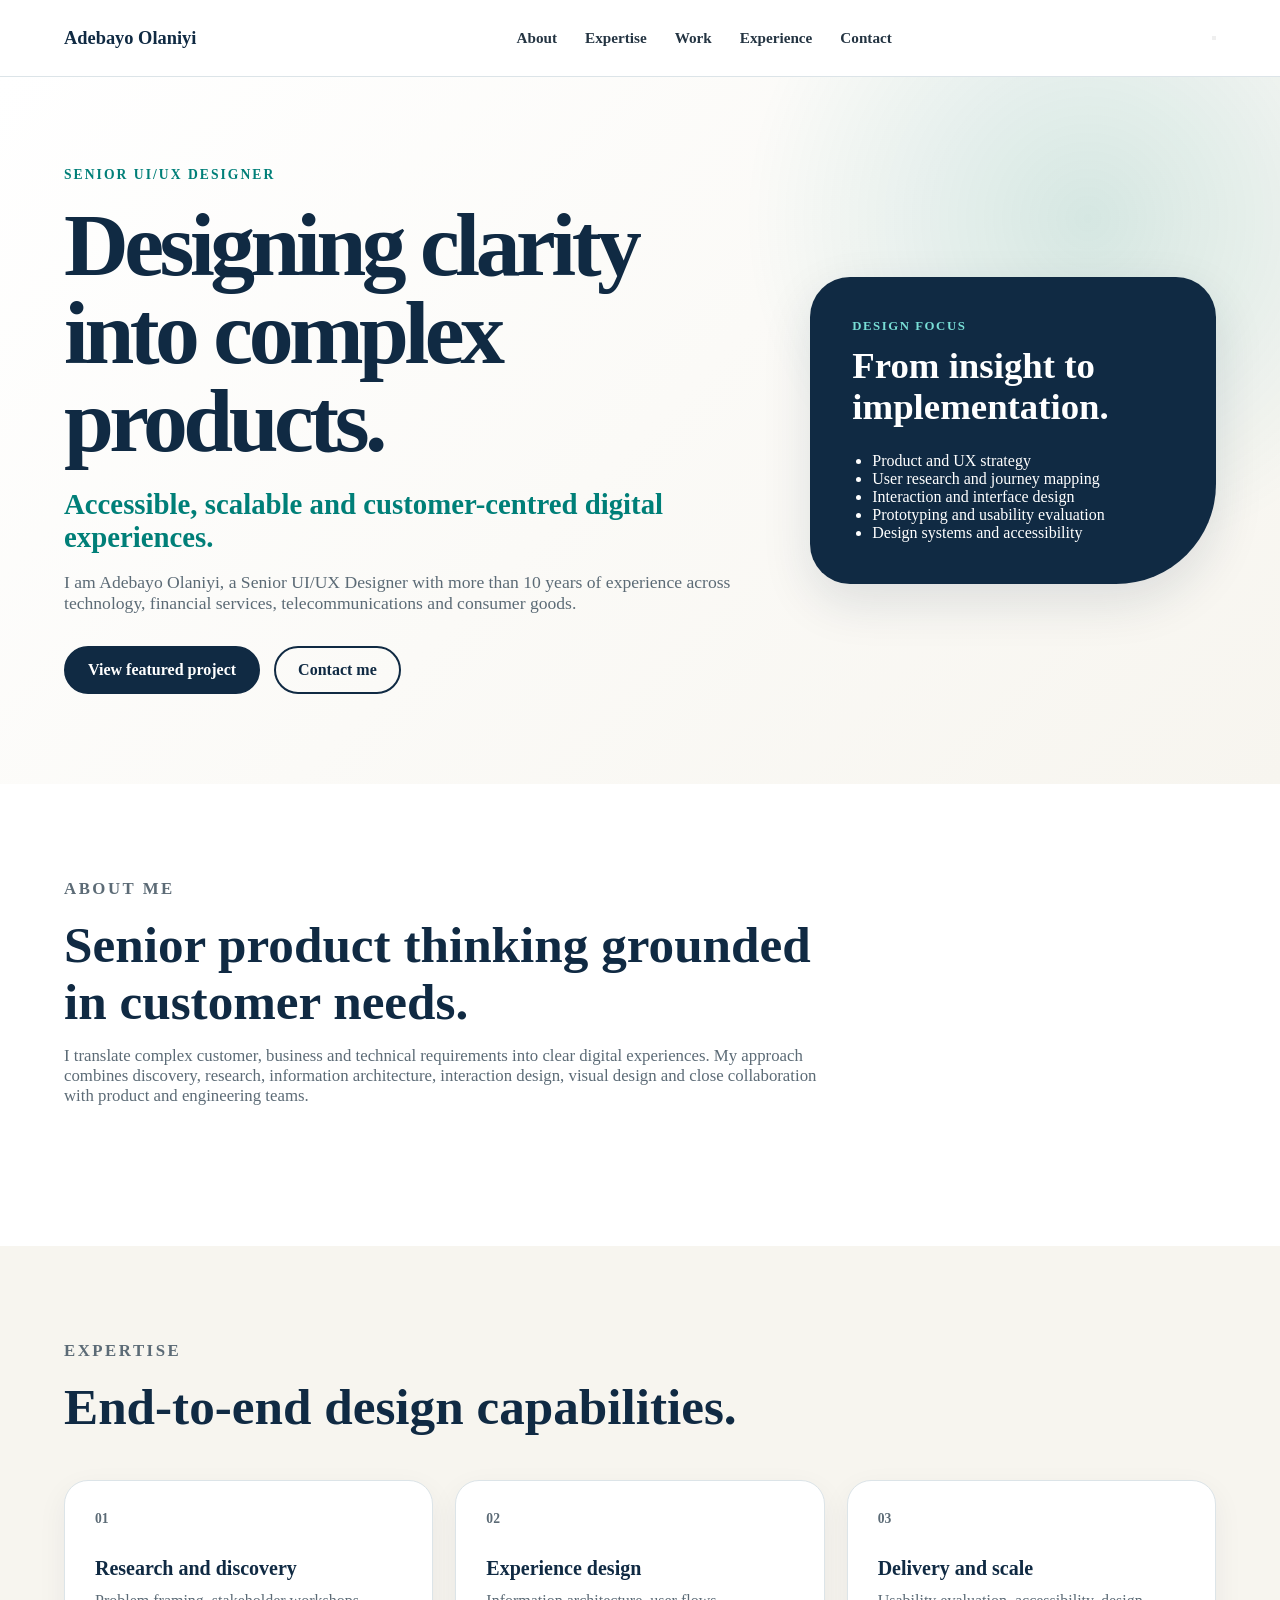
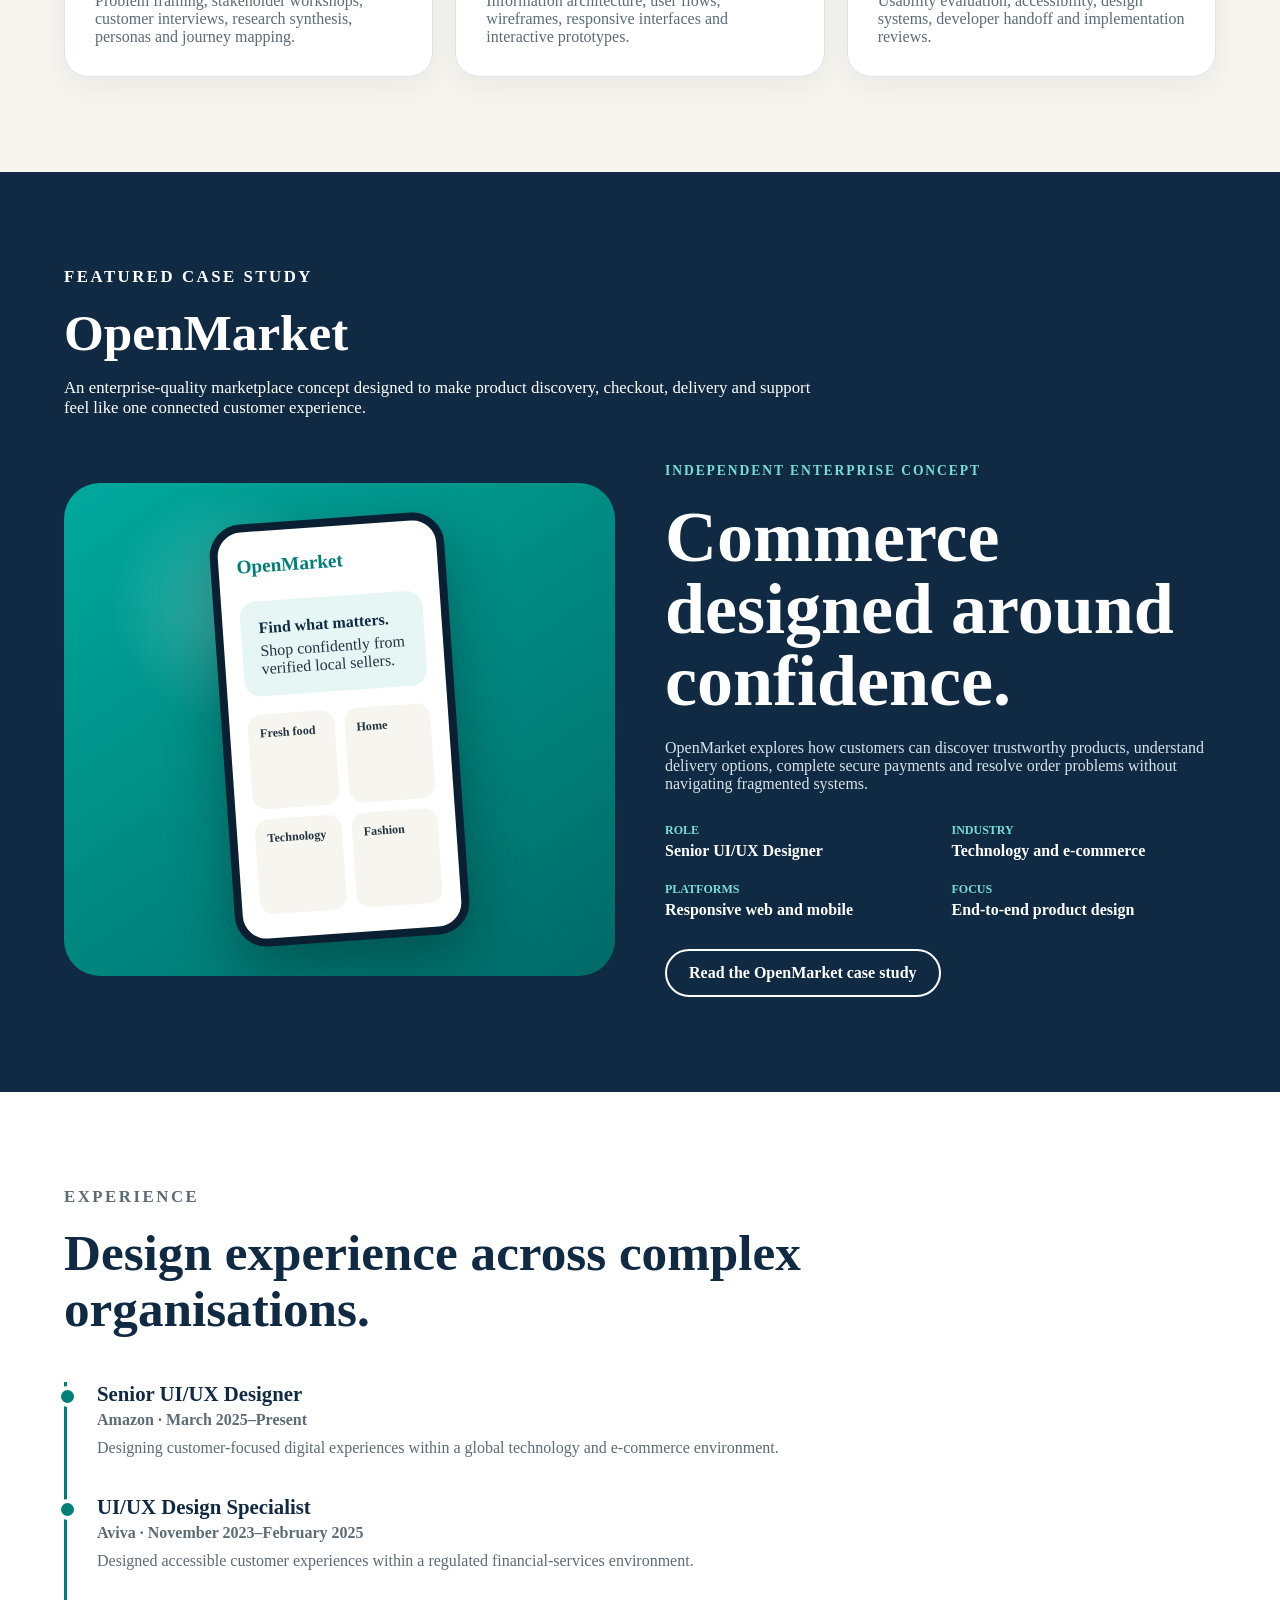
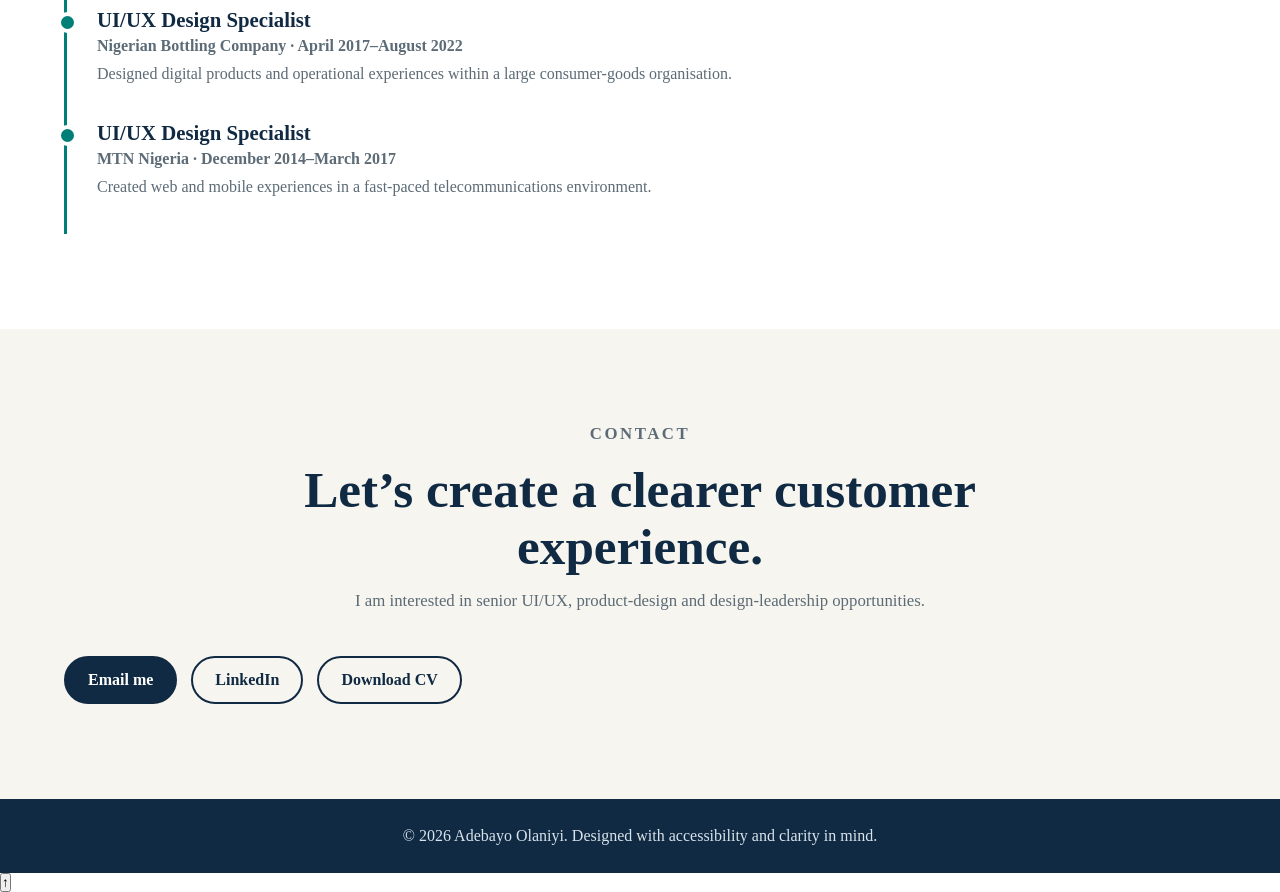
<file: index.html>
<!DOCTYPE html>
<html lang="en">
<head>
  <meta charset="UTF-8">
  <meta name="viewport" content="width=device-width, initial-scale=1.0">

  <meta
    name="description"
    content="Portfolio of Adebayo Olaniyi, a Senior UI/UX Designer specialising in accessible and customer-centred digital products."
  >

  <title>Adebayo Olaniyi | Senior UI/UX Designer</title>

  <style>
    :root {
      --navy: #102a43;
      --teal: #007f78;
      --orange: #f28c28;
      --cream: #f7f5ef;
      --white: #ffffff;
      --text: #243442;
      --muted: #5c6b76;
      --border: #dce4e8;
      --shadow: 0 18px 50px rgba(16, 42, 67, 0.12);
      --radius: 24px;
      --max-width: 1180px;
    }

    * {
      box-sizing: border-box;
      margin: 0;
      padding: 0;
    }

    html {
      scroll-behavior: smooth;
    }

    <body class="portfolio-page">
      background: var(--white);
      color: var(--text);
      font-family: Arial, Helvetica, sans-serif;
      line-height: 1.65;
    }

    a {
      color: inherit;
    }

    .skip-link {
      position: absolute;
      left: -9999px;
      top: 10px;
      background: var(--navy);
      color: var(--white);
      padding: 12px 18px;
      z-index: 1000;
    }

    .skip-link:focus {
      left: 10px;
    }

    .container {
      width: min(90%, var(--max-width));
      margin: 0 auto;
    }

    header {
      position: sticky;
      top: 0;
      z-index: 100;
      background: rgba(255, 255, 255, 0.96);
      border-bottom: 1px solid var(--border);
      backdrop-filter: blur(12px);
    }

    nav {
      min-height: 76px;
      display: flex;
      align-items: center;
      justify-content: space-between;
      gap: 30px;
    }

    .logo {
      color: var(--navy);
      font-size: 1.15rem;
      font-weight: 800;
      text-decoration: none;
    }

    .nav-links {
      display: flex;
      align-items: center;
      gap: 28px;
      list-style: none;
    }

    .nav-links a {
      color: var(--text);
      font-size: 0.95rem;
      font-weight: 700;
      text-decoration: none;
    }

    .nav-links a:hover,
    .nav-links a:focus {
      color: var(--teal);
    }

    .hero {
      min-height: 78vh;
      display: flex;
      align-items: center;
      background:
        radial-gradient(circle at 85% 20%, rgba(0, 127, 120, 0.15), transparent 28%),
        linear-gradient(135deg, #ffffff 0%, var(--cream) 100%);
      padding: 90px 0;
    }

    .hero-grid {
      display: grid;
      grid-template-columns: 1.25fr 0.75fr;
      align-items: center;
      gap: 70px;
    }

    .eyebrow {
      color: var(--teal);
      font-size: 0.85rem;
      font-weight: 800;
      letter-spacing: 0.15em;
      text-transform: uppercase;
      margin-bottom: 18px;
    }

    h1 {
      color: var(--navy);
      font-size: clamp(2.8rem, 7vw, 5.7rem);
      line-height: 0.98;
      letter-spacing: -0.05em;
      max-width: 850px;
    }

    .hero h2 {
      color: var(--teal);
      font-size: clamp(1.2rem, 3vw, 1.8rem);
      margin: 24px 0 18px;
    }

    .hero-copy {
      color: var(--muted);
      font-size: 1.1rem;
      max-width: 680px;
    }

    .actions {
      display: flex;
      flex-wrap: wrap;
      gap: 14px;
      margin-top: 32px;
    }

    .button {
      display: inline-block;
      border: 2px solid var(--navy);
      border-radius: 999px;
      padding: 13px 22px;
      font-weight: 800;
      text-decoration: none;
      transition: 0.2s ease;
    }

    .button-primary {
      background: var(--navy);
      color: var(--white);
    }

    .button-secondary {
      background: transparent;
      color: var(--navy);
    }

    .button:hover,
    .button:focus {
      background: var(--teal);
      border-color: var(--teal);
      color: var(--white);
      transform: translateY(-2px);
    }

    .hero-card {
      background: var(--navy);
      color: var(--white);
      border-radius: 40px 40px 100px 40px;
      padding: 42px;
      box-shadow: var(--shadow);
    }

    .hero-card span {
      color: #78ded6;
      display: block;
      font-size: 0.8rem;
      font-weight: 800;
      letter-spacing: 0.12em;
      text-transform: uppercase;
      margin-bottom: 12px;
    }

    .hero-card strong {
      display: block;
      font-size: 2.3rem;
      line-height: 1.1;
      margin-bottom: 25px;
    }

    .hero-card ul {
      padding-left: 20px;
    }

    section {
      padding: 95px 0;
    }

    .section-heading {
      max-width: 760px;
      margin-bottom: 45px;
    }

    .section-heading h2 {
      color: var(--navy);
      font-size: clamp(2rem, 5vw, 3.2rem);
      line-height: 1.1;
      margin-bottom: 16px;
    }

    .section-heading p {
      color: var(--muted);
      font-size: 1.05rem;
    }

    .expertise {
      background: var(--cream);
    }

    .card-grid {
      display: grid;
      grid-template-columns: repeat(3, 1fr);
      gap: 22px;
    }

    .card {
      background: var(--white);
      border: 1px solid var(--border);
      border-radius: var(--radius);
      padding: 30px;
      box-shadow: 0 10px 30px rgba(16, 42, 67, 0.06);
    }

    .card-number {
      color: var(--orange);
      font-size: 0.85rem;
      font-weight: 800;
      margin-bottom: 30px;
    }

    .card h3 {
      color: var(--navy);
      font-size: 1.25rem;
      margin-bottom: 12px;
    }

    .card p {
      color: var(--muted);
    }

    .project {
      background: var(--navy);
      color: var(--white);
    }

    .project .section-heading h2,
    .project .section-heading p {
      color: var(--white);
    }

    .project-shell {
      display: grid;
      grid-template-columns: 1fr 1fr;
      gap: 50px;
      align-items: center;
    }

    .project-visual {
      min-height: 480px;
      display: grid;
      place-items: center;
      position: relative;
      overflow: hidden;
      background:
        radial-gradient(circle at 30% 25%, rgba(255,255,255,.22), transparent 22%),
        linear-gradient(145deg, #00a99d, #006a67);
      border-radius: 36px;
      padding: 35px;
    }

    .phone {
      width: 235px;
      min-height: 420px;
      background: var(--white);
      color: var(--text);
      border: 8px solid #0b1f33;
      border-radius: 32px;
      padding: 24px 18px;
      box-shadow: 0 24px 60px rgba(0, 0, 0, 0.3);
      transform: rotate(-4deg);
    }

    .phone-brand {
      color: var(--teal);
      font-size: 1.2rem;
      font-weight: 900;
      margin-bottom: 24px;
    }

    .phone-banner {
      background: #e6f6f4;
      border-radius: 16px;
      padding: 18px;
      margin-bottom: 18px;
    }

    .phone-banner strong {
      color: var(--navy);
      display: block;
      margin-bottom: 5px;
    }

    .phone-products {
      display: grid;
      grid-template-columns: 1fr 1fr;
      gap: 10px;
    }

    .product {
      min-height: 95px;
      background: var(--cream);
      border-radius: 14px;
      padding: 12px;
      font-size: 0.76rem;
      font-weight: 700;
    }

    .project-content .label {
      color: #78ded6;
      font-size: 0.85rem;
      font-weight: 800;
      letter-spacing: 0.14em;
      text-transform: uppercase;
    }

    .project-content h3 {
      font-size: clamp(2.5rem, 6vw, 4.5rem);
      line-height: 1;
      margin: 14px 0 22px;
    }

    .project-content p {
      color: #d8e3eb;
      margin-bottom: 22px;
    }

    .project-details {
      display: grid;
      grid-template-columns: 1fr 1fr;
      gap: 22px;
      margin: 30px 0;
    }

    .project-details span {
      color: #78ded6;
      display: block;
      font-size: 0.75rem;
      font-weight: 800;
      text-transform: uppercase;
    }

    .project-details strong {
      display: block;
      margin-top: 4px;
    }

    .project .button {
      border-color: var(--white);
      color: var(--white);
    }

    .timeline {
      max-width: 880px;
    }

    .job {
      border-left: 3px solid var(--teal);
      padding: 0 0 38px 30px;
      position: relative;
    }

    .job::before {
      content: "";
      width: 13px;
      height: 13px;
      background: var(--teal);
      border: 4px solid var(--white);
      border-radius: 50%;
      position: absolute;
      left: -10px;
      top: 4px;
    }

    .job h3 {
      color: var(--navy);
      font-size: 1.3rem;
    }

    .job-meta {
      color: var(--teal);
      font-weight: 800;
      margin: 5px 0 10px;
    }

    .job p {
      color: var(--muted);
    }

    .contact {
      background: var(--cream);
      text-align: center;
    }

    .contact .section-heading {
      margin-left: auto;
      margin-right: auto;
    }

    footer {
      background: var(--navy);
      color: #d8e3eb;
      padding: 28px 0;
      text-align: center;
    }

    :focus-visible {
      outline: 3px solid var(--orange);
      outline-offset: 4px;
    }

    @media (max-width: 820px) {
      .nav-links {
        display: none;
      }

      .hero-grid,
      .project-shell,
      .card-grid {
        grid-template-columns: 1fr;
      }

      .hero {
        min-height: auto;
        padding: 70px 0;
      }

      .hero-card {
        border-radius: 30px;
      }

      .project-visual {
        min-height: 400px;
      }

      section {
        padding: 70px 0;
      }
    }

    @media (max-width: 520px) {
      h1 {
        font-size: 3rem;
      }

      .project-details {
        grid-template-columns: 1fr;
      }

      .button {
        width: 100%;
        text-align: center;
      }
    }
  </style>
</head>

<body>
  <a class="skip-link" href="#main-content">Skip to main content</a>

  <header>
    <nav class="container" aria-label="Main navigation">
      <a class="logo" href="#home">Adebayo Olaniyi</a>

      <ul class="nav-links">
        <li><a href="#about">About</a></li>
        <li><a href="#expertise">Expertise</a></li>
        <li><a href="#work">Work</a></li>
        <li><a href="#experience">Experience</a></li>
        <li><a href="#contact">Contact</a></li>
      </ul>
    </nav>
  </header>

  <main id="main-content">
    <section class="hero" id="home">
      <div class="container hero-grid">
        <div>
          <p class="eyebrow">Senior UI/UX Designer</p>

          <h1>Designing clarity into complex products.</h1>

          <h2>Accessible, scalable and customer-centred digital experiences.</h2>

          <p class="hero-copy">
            I am Adebayo Olaniyi, a Senior UI/UX Designer with more than
            10 years of experience across technology, financial services,
            telecommunications and consumer goods.
          </p>

          <div class="actions">
            <a class="button button-primary" href="#work">
              View featured project
            </a>

            <a class="button button-secondary" href="#contact">
              Contact me
            </a>
          </div>
        </div>

        <aside class="hero-card" aria-label="Design specialisms">
          <span>Design focus</span>
          <strong>From insight to implementation.</strong>

          <ul>
            <li>Product and UX strategy</li>
            <li>User research and journey mapping</li>
            <li>Interaction and interface design</li>
            <li>Prototyping and usability evaluation</li>
            <li>Design systems and accessibility</li>
          </ul>
        </aside>
      </div>
    </section>

    <section id="about">
      <div class="container">
        <div class="section-heading">
          <p class="eyebrow">About me</p>
          <h2>Senior product thinking grounded in customer needs.</h2>

          <p>
            I translate complex customer, business and technical requirements
            into clear digital experiences. My approach combines discovery,
            research, information architecture, interaction design, visual
            design and close collaboration with product and engineering teams.
          </p>
        </div>
      </div>
    </section>

    <section class="expertise" id="expertise">
      <div class="container">
        <div class="section-heading">
          <p class="eyebrow">Expertise</p>
          <h2>End-to-end design capabilities.</h2>
        </div>

        <div class="card-grid">
          <article class="card">
            <p class="card-number">01</p>
            <h3>Research and discovery</h3>
            <p>
              Problem framing, stakeholder workshops, customer interviews,
              research synthesis, personas and journey mapping.
            </p>
          </article>

          <article class="card">
            <p class="card-number">02</p>
            <h3>Experience design</h3>
            <p>
              Information architecture, user flows, wireframes, responsive
              interfaces and interactive prototypes.
            </p>
          </article>

          <article class="card">
            <p class="card-number">03</p>
            <h3>Delivery and scale</h3>
            <p>
              Usability evaluation, accessibility, design systems, developer
              handoff and implementation reviews.
            </p>
          </article>
        </div>
      </div>
    </section>

    <section class="project" id="work">
      <div class="container">
        <div class="section-heading">
          <p class="eyebrow">Featured case study</p>
          <h2>OpenMarket</h2>
          <p>
            An enterprise-quality marketplace concept designed to make product
            discovery, checkout, delivery and support feel like one connected
            customer experience.
          </p>
        </div>

        <div class="project-shell">
          <div class="project-visual" aria-label="OpenMarket interface preview">
            <div class="phone">
              <div class="phone-brand">OpenMarket</div>

              <div class="phone-banner">
                <strong>Find what matters.</strong>
                Shop confidently from verified local sellers.
              </div>

              <div class="phone-products">
                <div class="product">Fresh food</div>
                <div class="product">Home</div>
                <div class="product">Technology</div>
                <div class="product">Fashion</div>
              </div>
            </div>
          </div>

          <div class="project-content">
            <p class="label">Independent enterprise concept</p>
            <h3>Commerce designed around confidence.</h3>

            <p>
              OpenMarket explores how customers can discover trustworthy
              products, understand delivery options, complete secure payments
              and resolve order problems without navigating fragmented systems.
            </p>

            <div class="project-details">
              <div>
                <span>Role</span>
                <strong>Senior UI/UX Designer</strong>
              </div>

              <div>
                <span>Industry</span>
                <strong>Technology and e-commerce</strong>
              </div>

              <div>
                <span>Platforms</span>
                <strong>Responsive web and mobile</strong>
              </div>

              <div>
                <span>Focus</span>
                <strong>End-to-end product design</strong>
              </div>
            </div>

            <a class="button" href="openmarket.html">
              Read the OpenMarket case study
            </a>
          </div>
        </div>
      </div>
    </section>

    <section id="experience">
      <div class="container">
        <div class="section-heading">
          <p class="eyebrow">Experience</p>
          <h2>Design experience across complex organisations.</h2>
        </div>

        <div class="timeline">
          <article class="job">
            <h3>Senior UI/UX Designer</h3>
            <p class="job-meta">Amazon · March 2025–Present</p>
            <p>
              Designing customer-focused digital experiences within a global
              technology and e-commerce environment.
            </p>
          </article>

          <article class="job">
            <h3>UI/UX Design Specialist</h3>
            <p class="job-meta">Aviva · November 2023–February 2025</p>
            <p>
              Designed accessible customer experiences within a regulated
              financial-services environment.
            </p>
          </article>

          <article class="job">
            <h3>UI/UX Design Specialist</h3>
            <p class="job-meta">
              Nigerian Bottling Company · April 2017–August 2022
            </p>
            <p>
              Designed digital products and operational experiences within a
              large consumer-goods organisation.
            </p>
          </article>

          <article class="job">
            <h3>UI/UX Design Specialist</h3>
            <p class="job-meta">MTN Nigeria · December 2014–March 2017</p>
            <p>
              Created web and mobile experiences in a fast-paced
              telecommunications environment.
            </p>
          </article>
        </div>
      </div>
    </section>

    <section class="contact" id="contact">
      <div class="container">
        <div class="section-heading">
          <p class="eyebrow">Contact</p>
          <h2>Let’s create a clearer customer experience.</h2>

          <p>
            I am interested in senior UI/UX, product-design and design-leadership
            opportunities.
          </p>
        </div>

        <div class="actions" 
          style
          <link rel="stylesheet" href="style.css">
          <a class="button button-primary" href="mailto:folawilliamson11@gmail.com">
            Email me
          </a>

          <a
            class="button button-secondary"
            href="https://www.linkedin.com/in/adebayo-olaniyi-2b4b16436"
            target="_blank"
            rel="noopener"
          >
            LinkedIn
          </a>

          <a
            class="button button-secondary"
            href="adebayo-olaniyi-cv.pdf"
            target="_blank"
            rel="noopener"
          >
            Download CV
          </a>
        </div>
      </div>
    </section>
  </main>

  <footer>
    <div class="container">
      <p>
        © 2026 Adebayo Olaniyi. Designed with accessibility and clarity in mind.
      </p>
    </div>
  </footer>
  <script src="script.js"></script>
</body>
</html>
</file>
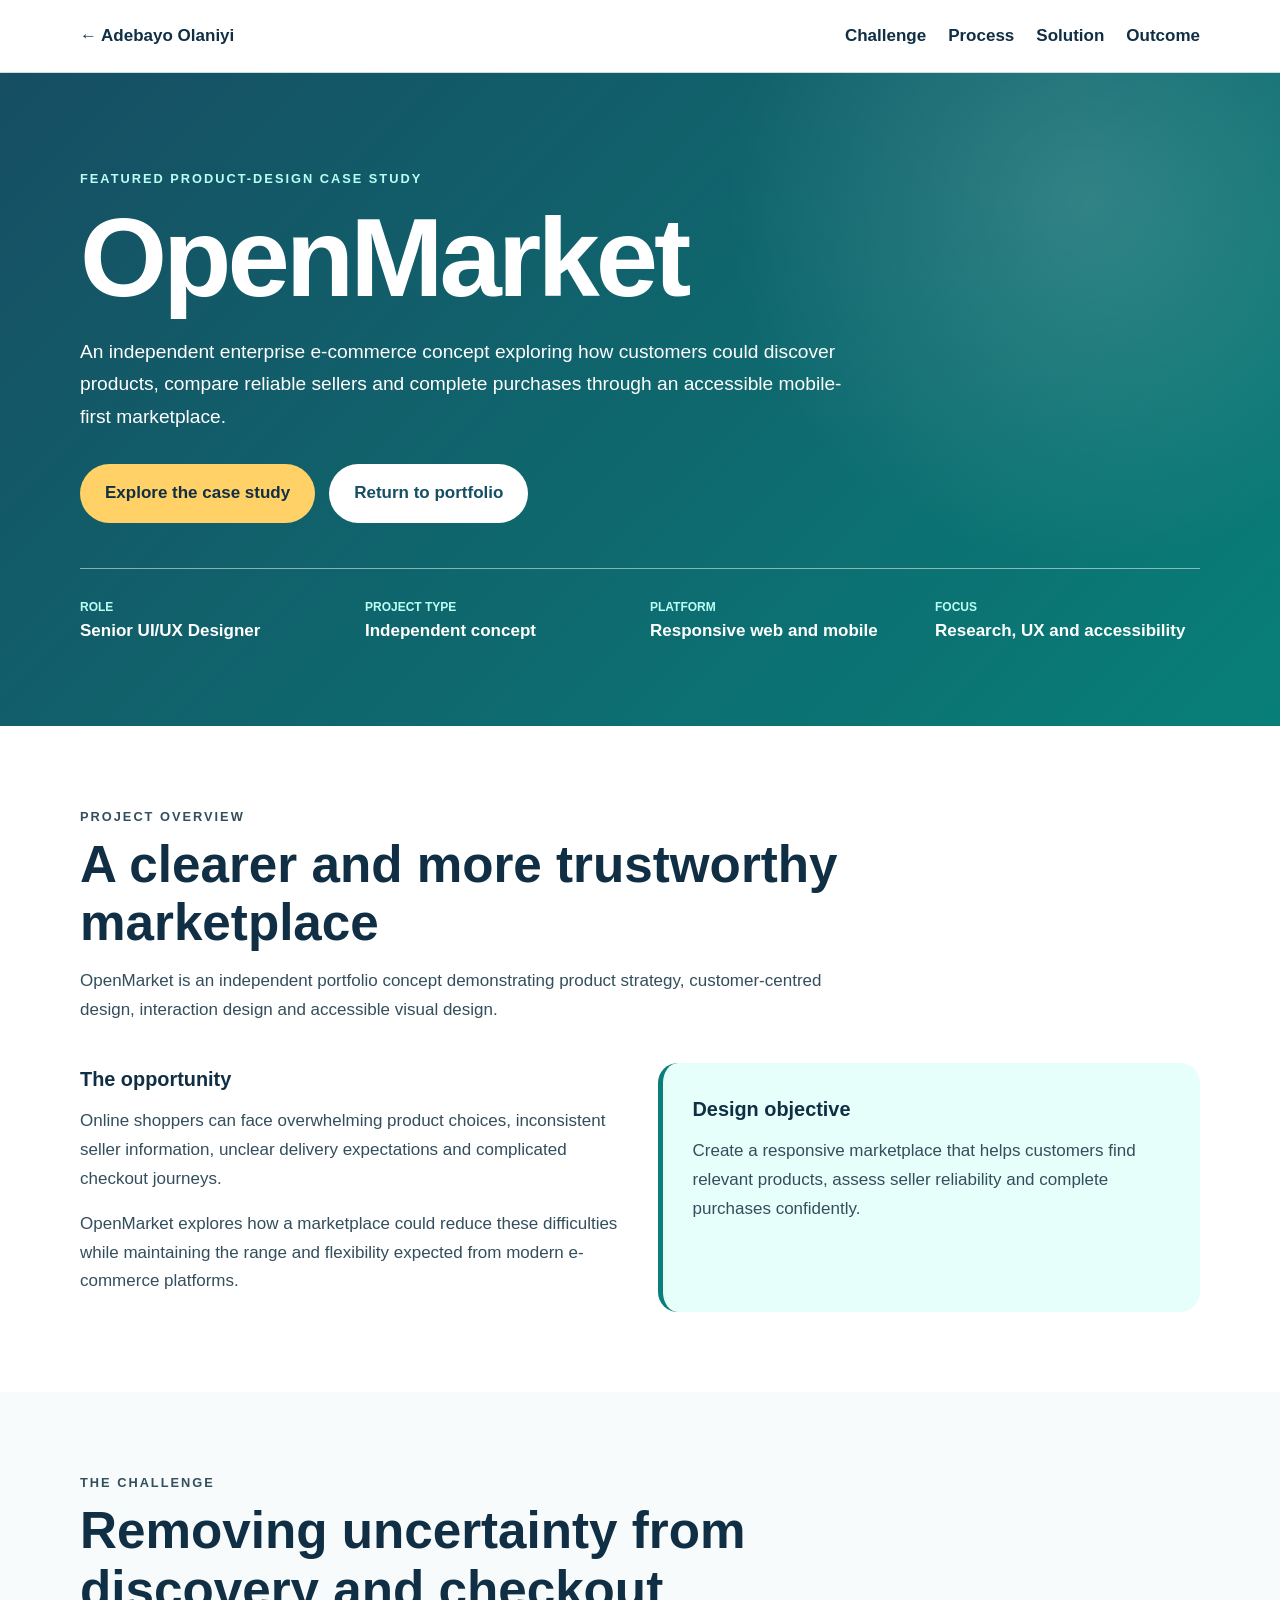
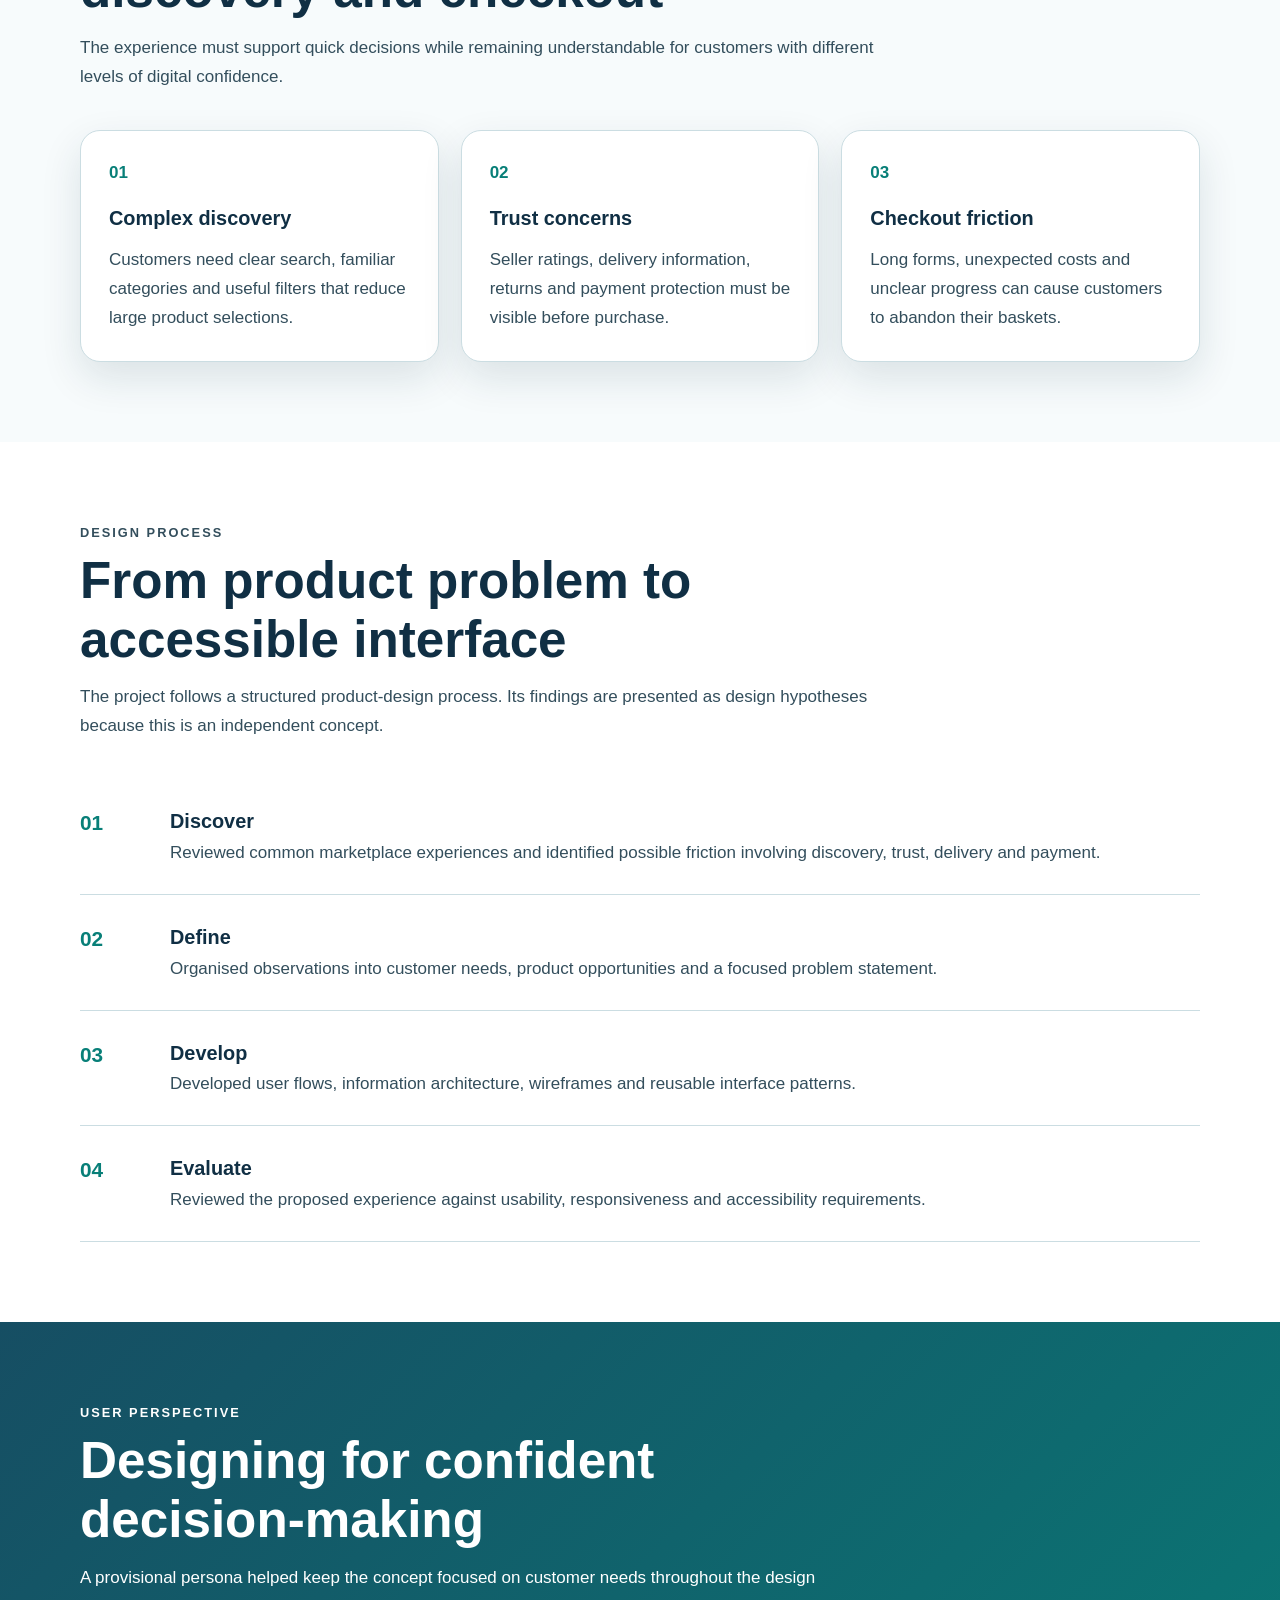
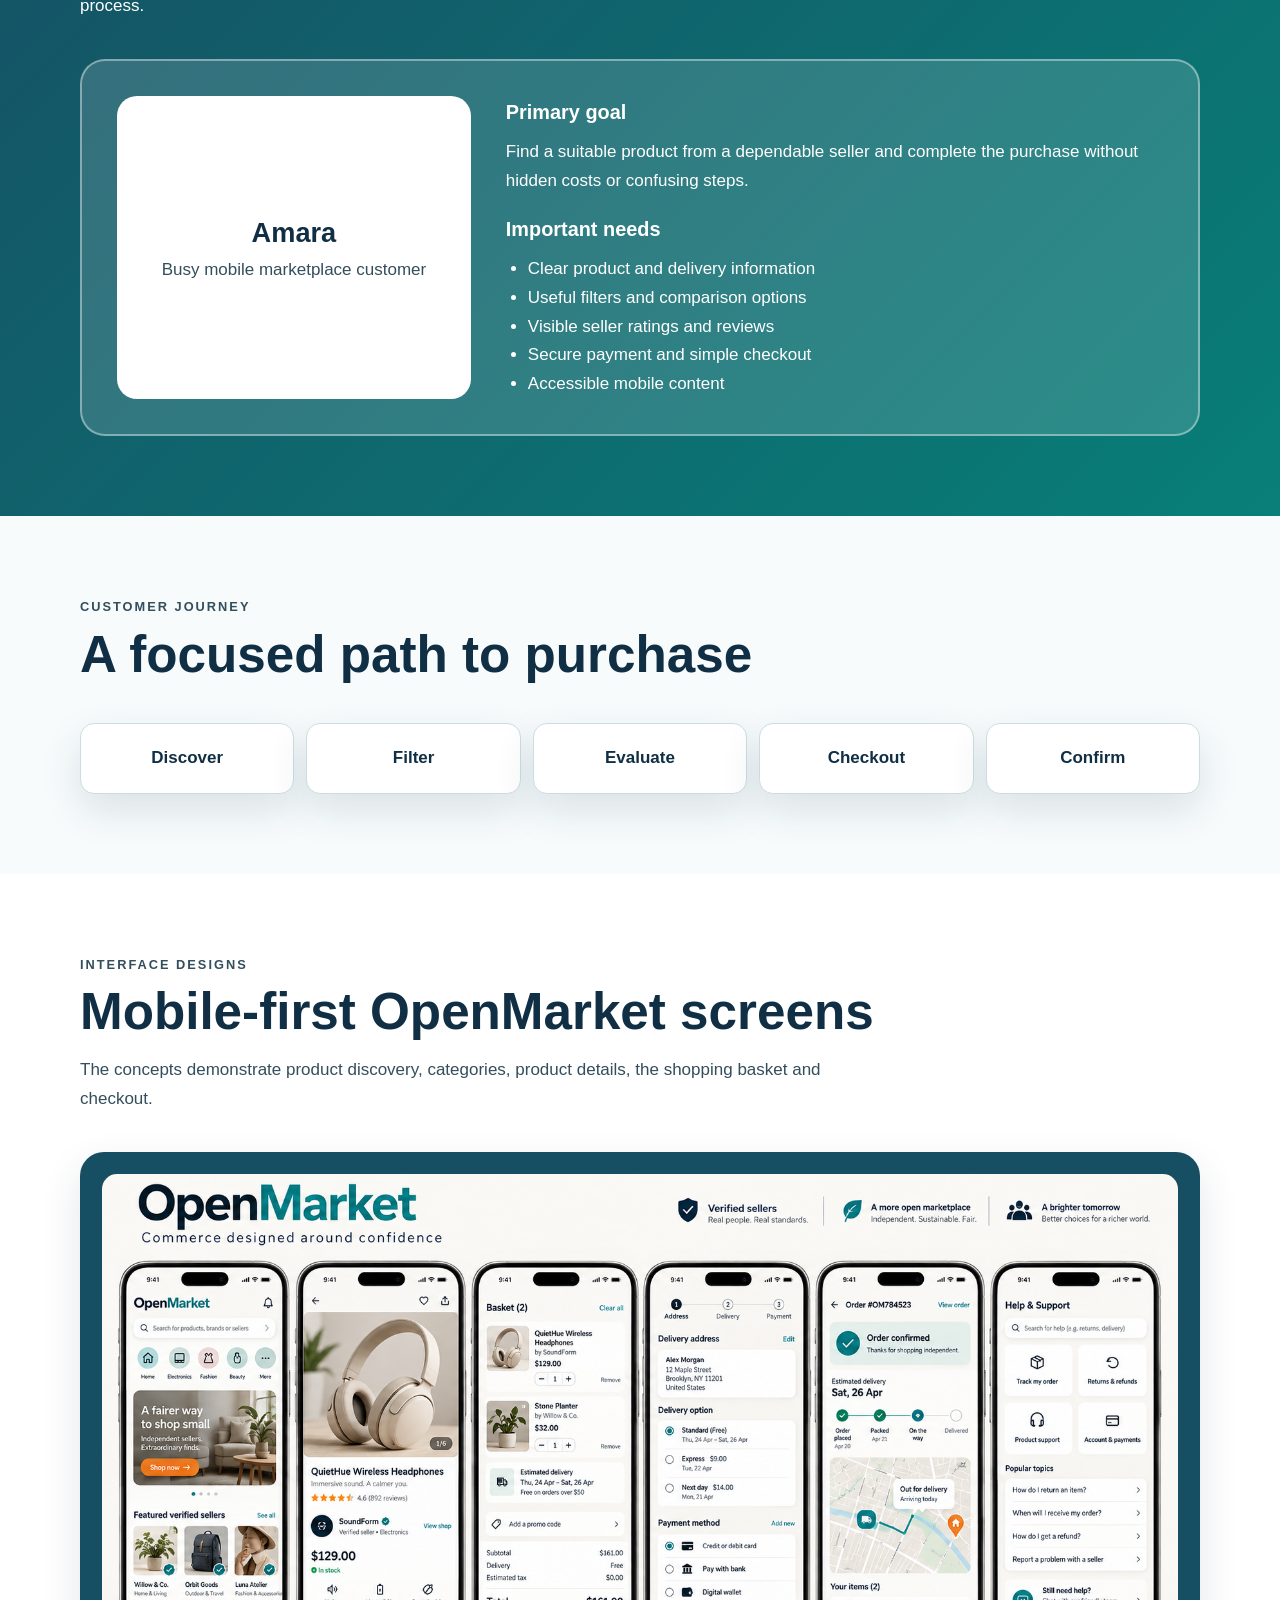
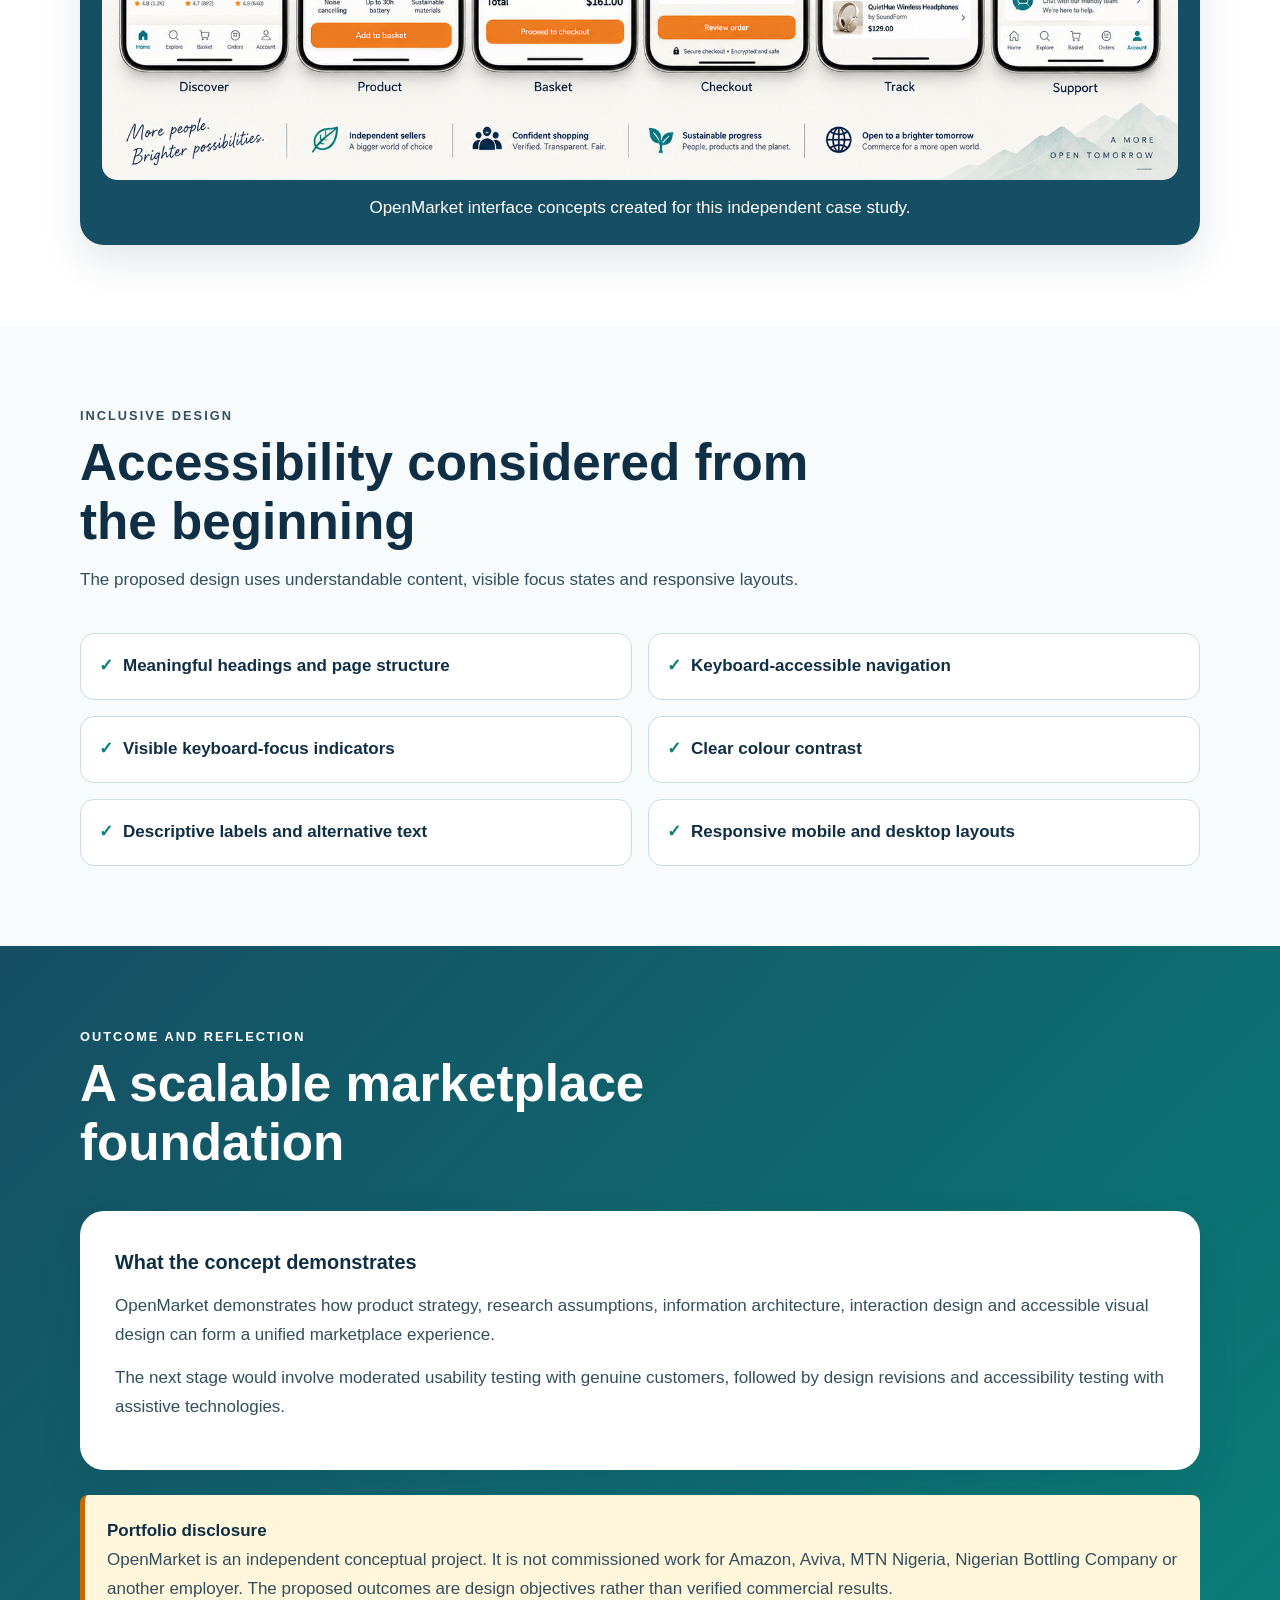
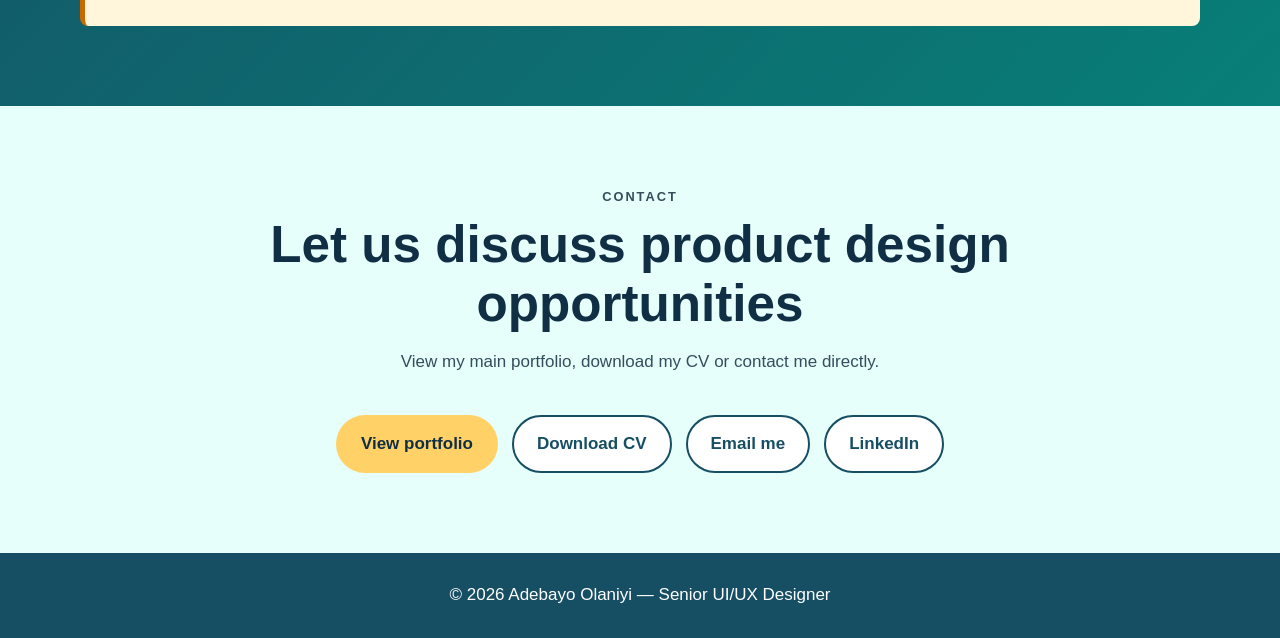
<file: openmarket.html>
<!DOCTYPE html>
<html lang="en">
<head>
  <meta charset="UTF-8">
  <meta name="viewport" content="width=device-width, initial-scale=1.0">

  <meta
    name="description"
    content="OpenMarket UI/UX case study by Senior UI/UX Designer Adebayo Olaniyi."
  >

  <title>OpenMarket Case Study | Adebayo Olaniyi</title>

  <style>
    :root {
      --blue: #164e63;
      --teal: #087f78;
      --teal-light: #e6fffb;
      --yellow: #ffd166;
      --white: #ffffff;
      --background: #f7fbfc;
      --heading: #102f44;
      --text: #334e5c;
      --border: #cbdde2;
      --shadow: 0 16px 40px rgba(16, 47, 68, 0.12);
    }

    * {
      box-sizing: border-box;
      margin: 0;
      padding: 0;
    }

    html {
      scroll-behavior: smooth;
    }

    body {
      background: var(--white);
      color: var(--text);
      font-family: Arial, Helvetica, sans-serif;
      font-size: 17px;
      line-height: 1.7;
    }

    img {
      display: block;
      max-width: 100%;
    }

    .container {
      width: min(90%, 1120px);
      margin: 0 auto;
    }

    header {
      position: sticky;
      top: 0;
      z-index: 100;
      background: var(--white);
      border-bottom: 1px solid var(--border);
    }

    nav {
      min-height: 72px;
      display: flex;
      align-items: center;
      justify-content: space-between;
      gap: 30px;
    }

    nav ul {
      display: flex;
      gap: 22px;
      list-style: none;
    }

    nav a {
      color: var(--heading);
      font-weight: 800;
      text-decoration: none;
    }

    nav a:hover,
    nav a:focus {
      color: var(--teal);
    }

    .hero {
      background:
        radial-gradient(
          circle at 85% 20%,
          rgba(255, 255, 255, 0.15),
          transparent 30%
        ),
        linear-gradient(135deg, #164e63, #087f78);
      color: var(--white);
      padding: 95px 0 80px;
    }

    .label {
      color: #b9fff5;
      font-size: 0.8rem;
      font-weight: 900;
      letter-spacing: 2px;
      text-transform: uppercase;
    }

    h1 {
      margin: 12px 0 22px;
      color: var(--white);
      font-size: clamp(4rem, 10vw, 7rem);
      line-height: 1;
      letter-spacing: -4px;
    }

    .hero-description {
      max-width: 780px;
      color: var(--white);
      font-size: 1.2rem;
    }

    .buttons {
      display: flex;
      flex-wrap: wrap;
      gap: 14px;
      margin-top: 30px;
    }

    .button {
      display: inline-block;
      padding: 13px 23px;
      border: 2px solid transparent;
      border-radius: 30px;
      font-weight: 800;
      text-decoration: none;
    }

    .primary-button {
      background: var(--yellow);
      color: var(--heading);
    }

    .secondary-button {
      background: var(--white);
      color: var(--blue);
    }

    .project-details {
      display: grid;
      grid-template-columns: repeat(4, 1fr);
      gap: 20px;
      margin-top: 45px;
      padding-top: 28px;
      border-top: 1px solid rgba(255, 255, 255, 0.5);
    }

    .project-details span {
      display: block;
      color: #b9fff5;
      font-size: 0.75rem;
      font-weight: 900;
      text-transform: uppercase;
    }

    .project-details strong {
      color: var(--white);
    }

    section {
      padding: 80px 0;
    }

    .alternate {
      background: var(--background);
    }

    .section-heading {
      max-width: 800px;
      margin-bottom: 38px;
    }

    .section-heading h2 {
      margin: 8px 0 14px;
      color: var(--heading);
      font-size: clamp(2rem, 5vw, 3.2rem);
      line-height: 1.15;
    }

    .section-heading p {
      color: var(--text);
    }

    .two-columns {
      display: grid;
      grid-template-columns: 1fr 1fr;
      gap: 35px;
    }

    .content h3 {
      margin-bottom: 10px;
      color: var(--heading);
    }

    .content p {
      margin-bottom: 16px;
    }

    .highlight {
      background: var(--teal-light);
      border-left: 5px solid var(--teal);
      border-radius: 20px;
      padding: 30px;
    }

    .highlight h3 {
      margin-bottom: 10px;
      color: var(--heading);
    }

    .cards {
      display: grid;
      grid-template-columns: repeat(3, 1fr);
      gap: 22px;
    }

    .card {
      background: var(--white);
      border: 1px solid var(--border);
      border-radius: 20px;
      padding: 28px;
      box-shadow: var(--shadow);
    }

    .card-number {
      margin-bottom: 15px;
      color: var(--teal);
      font-weight: 900;
    }

    .card h3 {
      margin-bottom: 10px;
      color: var(--heading);
    }

    .process-item {
      display: grid;
      grid-template-columns: 70px 1fr;
      gap: 20px;
      padding: 26px 0;
      border-bottom: 1px solid var(--border);
    }

    .process-number {
      color: var(--teal);
      font-size: 1.3rem;
      font-weight: 900;
    }

    .process-item h3 {
      color: var(--heading);
    }

    .dark-section {
      background: linear-gradient(135deg, #164e63, #087f78);
      color: var(--white);
    }

    .dark-section .label {
      color: #b9fff5;
    }

    .dark-section .section-heading h2,
    .dark-section .section-heading p {
      color: var(--white);
    }

    .persona {
      display: grid;
      grid-template-columns: 0.7fr 1.3fr;
      gap: 35px;
      background: rgba(255, 255, 255, 0.14);
      border: 2px solid rgba(255, 255, 255, 0.4);
      border-radius: 25px;
      padding: 35px;
    }

    .persona-name {
      display: grid;
      place-items: center;
      min-height: 220px;
      background: var(--white);
      border-radius: 20px;
      padding: 25px;
      text-align: center;
    }

    .persona-name h3 {
      color: var(--heading);
      font-size: 1.7rem;
    }

    .persona-name p {
      color: var(--text);
    }

    .persona-details h3,
    .persona-details p,
    .persona-details li {
      color: var(--white);
    }

    .persona-details h3 {
      margin-bottom: 8px;
    }

    .persona-details p {
      margin-bottom: 17px;
    }

    .persona-details ul {
      padding-left: 22px;
    }

    .journey {
      display: grid;
      grid-template-columns: repeat(5, 1fr);
      gap: 12px;
    }

    .journey div {
      background: var(--white);
      border: 1px solid var(--border);
      border-radius: 14px;
      padding: 20px 10px;
      color: var(--heading);
      font-weight: 800;
      text-align: center;
      box-shadow: var(--shadow);
    }

    .design-image {
      background: var(--blue);
      border-radius: 24px;
      padding: 22px;
      box-shadow: var(--shadow);
    }

    .design-image img {
      width: 100%;
      border-radius: 15px;
    }

    .design-image figcaption {
      margin-top: 14px;
      color: var(--white);
      text-align: center;
    }

    .checklist {
      display: grid;
      grid-template-columns: repeat(2, 1fr);
      gap: 16px;
      list-style: none;
    }

    .checklist li {
      background: var(--white);
      border: 1px solid var(--border);
      border-radius: 14px;
      padding: 18px;
      color: var(--heading);
      font-weight: 700;
    }

    .checklist li::before {
      content: "✓";
      margin-right: 10px;
      color: var(--teal);
      font-weight: 900;
    }

    .outcome {
      background: var(--white);
      border-radius: 24px;
      padding: 35px;
      box-shadow: var(--shadow);
    }

    .outcome h3 {
      margin-bottom: 12px;
      color: var(--heading);
    }

    .outcome p {
      margin-bottom: 14px;
      color: var(--text);
    }

    .disclosure {
      margin-top: 25px;
      background: #fff6dc;
      border-left: 5px solid #c96800;
      border-radius: 8px;
      padding: 22px;
      color: var(--text);
    }

    .disclosure strong {
      display: block;
      color: var(--heading);
    }

    .contact {
      background: var(--teal-light);
      text-align: center;
    }

    .contact .section-heading {
      margin-right: auto;
      margin-left: auto;
    }

    .contact .buttons {
      justify-content: center;
    }

    .contact .secondary-button {
      border-color: var(--blue);
    }

    footer {
      background: var(--blue);
      color: var(--white);
      padding: 28px;
      text-align: center;
    }

    a:focus {
      outline: 4px solid var(--yellow);
      outline-offset: 4px;
    }

    @media (max-width: 800px) {
      .project-details,
      .cards {
        grid-template-columns: repeat(2, 1fr);
      }

      .journey {
        grid-template-columns: repeat(3, 1fr);
      }
    }

    @media (max-width: 650px) {
      nav {
        align-items: flex-start;
        flex-direction: column;
        padding: 18px 0;
      }

      nav ul {
        flex-wrap: wrap;
      }

      .two-columns,
      .persona {
        grid-template-columns: 1fr;
      }
    }

    @media (max-width: 500px) {
      .project-details,
      .cards,
      .journey,
      .checklist {
        grid-template-columns: 1fr;
      }

      h1 {
        font-size: 3.6rem;
      }

      .button {
        width: 100%;
      }
    }
  </style>
</head>

<body>
  <header>
    <nav class="container" aria-label="Main navigation">
      <a href="index.html">← Adebayo Olaniyi</a>

      <ul>
        <li><a href="#challenge">Challenge</a></li>
        <li><a href="#process">Process</a></li>
        <li><a href="#solution">Solution</a></li>
        <li><a href="#outcome">Outcome</a></li>
      </ul>
    </nav>
  </header>

  <main>
    <section class="hero">
      <div class="container">
        <p class="label">Featured product-design case study</p>

        <h1>OpenMarket</h1>

        <p class="hero-description">
          An independent enterprise e-commerce concept exploring how
          customers could discover products, compare reliable sellers and
          complete purchases through an accessible mobile-first marketplace.
        </p>

        <div class="buttons">
          <a class="button primary-button" href="#challenge">
            Explore the case study
          </a>

          <a class="button secondary-button" href="index.html">
            Return to portfolio
          </a>
        </div>

        <div class="project-details">
          <div>
            <span>Role</span>
            <strong>Senior UI/UX Designer</strong>
          </div>

          <div>
            <span>Project type</span>
            <strong>Independent concept</strong>
          </div>

          <div>
            <span>Platform</span>
            <strong>Responsive web and mobile</strong>
          </div>

          <div>
            <span>Focus</span>
            <strong>Research, UX and accessibility</strong>
          </div>
        </div>
      </div>
    </section>

    <section>
      <div class="container">
        <div class="section-heading">
          <p class="label">Project overview</p>

          <h2>A clearer and more trustworthy marketplace</h2>

          <p>
            OpenMarket is an independent portfolio concept demonstrating
            product strategy, customer-centred design, interaction design and
            accessible visual design.
          </p>
        </div>

        <div class="two-columns">
          <div class="content">
            <h3>The opportunity</h3>

            <p>
              Online shoppers can face overwhelming product choices,
              inconsistent seller information, unclear delivery expectations
              and complicated checkout journeys.
            </p>

            <p>
              OpenMarket explores how a marketplace could reduce these
              difficulties while maintaining the range and flexibility
              expected from modern e-commerce platforms.
            </p>
          </div>

          <div class="highlight">
            <h3>Design objective</h3>

            <p>
              Create a responsive marketplace that helps customers find
              relevant products, assess seller reliability and complete
              purchases confidently.
            </p>
          </div>
        </div>
      </div>
    </section>

    <section class="alternate" id="challenge">
      <div class="container">
        <div class="section-heading">
          <p class="label">The challenge</p>

          <h2>Removing uncertainty from discovery and checkout</h2>

          <p>
            The experience must support quick decisions while remaining
            understandable for customers with different levels of digital
            confidence.
          </p>
        </div>

        <div class="cards">
          <article class="card">
            <p class="card-number">01</p>
            <h3>Complex discovery</h3>

            <p>
              Customers need clear search, familiar categories and useful
              filters that reduce large product selections.
            </p>
          </article>

          <article class="card">
            <p class="card-number">02</p>
            <h3>Trust concerns</h3>

            <p>
              Seller ratings, delivery information, returns and payment
              protection must be visible before purchase.
            </p>
          </article>

          <article class="card">
            <p class="card-number">03</p>
            <h3>Checkout friction</h3>

            <p>
              Long forms, unexpected costs and unclear progress can cause
              customers to abandon their baskets.
            </p>
          </article>
        </div>
      </div>
    </section>

    <section id="process">
      <div class="container">
        <div class="section-heading">
          <p class="label">Design process</p>

          <h2>From product problem to accessible interface</h2>

          <p>
            The project follows a structured product-design process. Its
            findings are presented as design hypotheses because this is an
            independent concept.
          </p>
        </div>

        <div class="process-item">
          <div class="process-number">01</div>

          <div>
            <h3>Discover</h3>

            <p>
              Reviewed common marketplace experiences and identified possible
              friction involving discovery, trust, delivery and payment.
            </p>
          </div>
        </div>

        <div class="process-item">
          <div class="process-number">02</div>

          <div>
            <h3>Define</h3>

            <p>
              Organised observations into customer needs, product
              opportunities and a focused problem statement.
            </p>
          </div>
        </div>

        <div class="process-item">
          <div class="process-number">03</div>

          <div>
            <h3>Develop</h3>

            <p>
              Developed user flows, information architecture, wireframes and
              reusable interface patterns.
            </p>
          </div>
        </div>

        <div class="process-item">
          <div class="process-number">04</div>

          <div>
            <h3>Evaluate</h3>

            <p>
              Reviewed the proposed experience against usability,
              responsiveness and accessibility requirements.
            </p>
          </div>
        </div>
      </div>
    </section>

    <section class="dark-section">
      <div class="container">
        <div class="section-heading">
          <p class="label">User perspective</p>

          <h2>Designing for confident decision-making</h2>

          <p>
            A provisional persona helped keep the concept focused on customer
            needs throughout the design process.
          </p>
        </div>

        <div class="persona">
          <div class="persona-name">
            <div>
              <h3>Amara</h3>
              <p>Busy mobile marketplace customer</p>
            </div>
          </div>

          <div class="persona-details">
            <h3>Primary goal</h3>

            <p>
              Find a suitable product from a dependable seller and complete
              the purchase without hidden costs or confusing steps.
            </p>

            <h3>Important needs</h3>

            <ul>
              <li>Clear product and delivery information</li>
              <li>Useful filters and comparison options</li>
              <li>Visible seller ratings and reviews</li>
              <li>Secure payment and simple checkout</li>
              <li>Accessible mobile content</li>
            </ul>
          </div>
        </div>
      </div>
    </section>

    <section class="alternate">
      <div class="container">
        <div class="section-heading">
          <p class="label">Customer journey</p>

          <h2>A focused path to purchase</h2>
        </div>

        <div class="journey">
          <div>Discover</div>
          <div>Filter</div>
          <div>Evaluate</div>
          <div>Checkout</div>
          <div>Confirm</div>
        </div>
      </div>
    </section>

    <section id="solution">
      <div class="container">
        <div class="section-heading">
          <p class="label">Interface designs</p>

          <h2>Mobile-first OpenMarket screens</h2>

          <p>
            The concepts demonstrate product discovery, categories, product
            details, the shopping basket and checkout.
          </p>
        </div>

        <figure class="design-image">
          <img
            src="openmarket-screens.png"
            alt="OpenMarket mobile interface designs"
          >

          <figcaption>
            OpenMarket interface concepts created for this independent case
            study.
          </figcaption>
        </figure>
      </div>
    </section>

    <section class="alternate">
      <div class="container">
        <div class="section-heading">
          <p class="label">Inclusive design</p>

          <h2>Accessibility considered from the beginning</h2>

          <p>
            The proposed design uses understandable content, visible focus
            states and responsive layouts.
          </p>
        </div>

        <ul class="checklist">
          <li>Meaningful headings and page structure</li>
          <li>Keyboard-accessible navigation</li>
          <li>Visible keyboard-focus indicators</li>
          <li>Clear colour contrast</li>
          <li>Descriptive labels and alternative text</li>
          <li>Responsive mobile and desktop layouts</li>
        </ul>
      </div>
    </section>

    <section class="dark-section" id="outcome">
      <div class="container">
        <div class="section-heading">
          <p class="label">Outcome and reflection</p>

          <h2>A scalable marketplace foundation</h2>
        </div>

        <div class="outcome">
          <h3>What the concept demonstrates</h3>

          <p>
            OpenMarket demonstrates how product strategy, research
            assumptions, information architecture, interaction design and
            accessible visual design can form a unified marketplace
            experience.
          </p>

          <p>
            The next stage would involve moderated usability testing with
            genuine customers, followed by design revisions and accessibility
            testing with assistive technologies.
          </p>
        </div>

        <aside class="disclosure">
          <strong>Portfolio disclosure</strong>

          OpenMarket is an independent conceptual project. It is not
          commissioned work for Amazon, Aviva, MTN Nigeria, Nigerian Bottling
          Company or another employer. The proposed outcomes are design
          objectives rather than verified commercial results.
        </aside>
      </div>
    </section>

    <section class="contact">
      <div class="container">
        <div class="section-heading">
          <p class="label">Contact</p>

          <h2>Let us discuss product design opportunities</h2>

          <p>
            View my main portfolio, download my CV or contact me directly.
          </p>
        </div>

        <div class="buttons">
          <a class="button primary-button" href="index.html">
            View portfolio
          </a>

          <a
            class="button secondary-button"
            href="adebayo-olaniyi-cv.pdf"
            target="_blank"
          >
            Download CV
          </a>

          <a
            class="button secondary-button"
            href="mailto:folawilliamson11@gmail.com"
          >
            Email me
          </a>

          <a
            class="button secondary-button"
            href="https://www.linkedin.com/in/adebayo-olaniyi-2b4b16436"
            target="_blank"
            rel="noopener noreferrer"
          >
            LinkedIn
          </a>
        </div>
      </div>
    </section>
  </main>

  <footer>
    <p>
      © 2026 Adebayo Olaniyi — Senior UI/UX Designer
    </p>
  </footer>
</body>
</html>
</file>
<file: style.css>
/* =====================================================
   ADEBAYO OLANIYI PORTFOLIO
   Shared styles for index.html and openmarket.html
   ===================================================== */

:root {
  --navy: #102a43;
  --navy-light: #174a5c;
  --teal: #007f78;
  --teal-dark: #075764;
  --teal-light: #dff5f2;
  --orange: #f28c28;
  --cream: #f7f5ef;
  --white: #ffffff;
  --text: #243442;
  --muted: #5c6b76;
  --border: #dce4e8;
  --shadow: 0 20px 55px rgba(16, 42, 67, 0.13);
  --small-shadow: 0 10px 30px rgba(16, 42, 67, 0.07);
  --radius: 24px;
  --max-width: 1160px;
}

/* General reset */

* {
  box-sizing: border-box;
  margin: 0;
  padding: 0;
}

html {
  scroll-behavior: smooth;
}

body {
  background: var(--white);
  color: var(--text);
  font-family: Arial, Helvetica, sans-serif;
  line-height: 1.7;
}

img {
  display: block;
  max-width: 100%;
}

a {
  color: inherit;
}

button,
a {
  -webkit-tap-highlight-color: transparent;
}

.container {
  width: min(90%, var(--max-width));
  margin-inline: auto;
}

.skip-link {
  position: absolute;
  top: 10px;
  left: -9999px;
  z-index: 1000;
  background: var(--navy);
  color: var(--white);
  padding: 12px 18px;
}

.skip-link:focus {
  left: 10px;
}

:focus-visible {
  outline: 3px solid var(--orange);
  outline-offset: 4px;
}

/* Navigation */

header {
  position: sticky;
  top: 0;
  z-index: 100;
  background: rgba(255, 255, 255, 0.96);
  border-bottom: 1px solid var(--border);
  backdrop-filter: blur(12px);
}

nav {
  min-height: 76px;
  display: flex;
  align-items: center;
  justify-content: space-between;
  gap: 30px;
}

.logo {
  color: var(--navy);
  font-size: 1.1rem;
  font-weight: 800;
  text-decoration: none;
}

.nav-links {
  display: flex;
  align-items: center;
  gap: 26px;
  list-style: none;
}

.nav-links a {
  color: var(--text);
  font-size: 0.94rem;
  font-weight: 700;
  text-decoration: none;
  transition: color 0.2s ease;
}

.nav-links a:hover,
.nav-links a:focus {
  color: var(--teal);
}

/* Typography */

.eyebrow {
  color: var(--teal);
  font-size: 0.82rem;
  font-weight: 800;
  letter-spacing: 0.15em;
  margin-bottom: 18px;
  text-transform: uppercase;
}

h1,
h2,
h3 {
  line-height: 1.15;
}

h1 {
  color: var(--navy);
  font-size: clamp(3rem, 8vw, 6rem);
  letter-spacing: -0.055em;
}

section {
  padding: 90px 0;
}

.section-heading {
  max-width: 780px;
  margin-bottom: 45px;
}

.section-heading h2 {
  color: var(--navy);
  font-size: clamp(2.1rem, 5vw, 3.5rem);
  letter-spacing: -0.035em;
  margin-bottom: 18px;
}

.section-heading p {
  color: var(--muted);
  font-size: 1.05rem;
}

/* Buttons */

.actions {
  display: flex;
  flex-wrap: wrap;
  gap: 14px;
  margin-top: 30px;
}

.button {
  display: inline-block;
  border: 2px solid var(--navy);
  border-radius: 999px;
  padding: 13px 22px;
  font-weight: 800;
  text-align: center;
  text-decoration: none;
  transition:
    background 0.2s ease,
    border-color 0.2s ease,
    color 0.2s ease,
    transform 0.2s ease;
}

.button-primary {
  background: var(--navy);
  color: var(--white);
}

.button-secondary {
  background: transparent;
  color: var(--navy);
}

.button:hover,
.button:focus {
  background: var(--teal);
  border-color: var(--teal);
  color: var(--white);
  transform: translateY(-2px);
}

/* =====================================================
   PORTFOLIO HOMEPAGE
   ===================================================== */

.portfolio-page .hero {
  min-height: 78vh;
  display: flex;
  align-items: center;
  background:
    radial-gradient(
      circle at 85% 20%,
      rgba(0, 127, 120, 0.16),
      transparent 28%
    ),
    linear-gradient(135deg, #ffffff 0%, var(--cream) 100%);
  padding: 100px 0;
}

.hero-grid {
  display: grid;
  grid-template-columns: 1.25fr 0.75fr;
  align-items: center;
  gap: 70px;
}

.portfolio-page .hero h2 {
  color: var(--teal);
  font-size: clamp(1.2rem, 3vw, 1.8rem);
  margin: 24px 0 18px;
}

.hero-copy {
  color: var(--muted);
  font-size: 1.1rem;
  max-width: 680px;
}

.hero-card {
  background: var(--navy);
  color: var(--white);
  border-radius: 40px 40px 100px 40px;
  padding: 42px;
  box-shadow: var(--shadow);
}

.hero-card span {
  color: #78ded6;
  display: block;
  font-size: 0.8rem;
  font-weight: 800;
  letter-spacing: 0.12em;
  margin-bottom: 12px;
  text-transform: uppercase;
}

.hero-card strong {
  display: block;
  font-size: 2.3rem;
  line-height: 1.1;
  margin-bottom: 25px;
}

.hero-card ul {
  padding-left: 20px;
}

/* Expertise */

.expertise {
  background: var(--cream);
}

.card-grid,
.cards {
  display: grid;
  grid-template-columns: repeat(3, 1fr);
  gap: 22px;
}

.card {
  background: var(--white);
  border: 1px solid var(--border);
  border-radius: var(--radius);
  padding: 30px;
  box-shadow: var(--small-shadow);
}

.card-number {
  color: var(--orange);
  font-size: 0.85rem;
  font-weight: 800;
  margin-bottom: 28px;
}

.card h3 {
  color: var(--navy);
  font-size: 1.25rem;
  margin-bottom: 12px;
}

.card p {
  color: var(--muted);
}

/* Featured OpenMarket project */

.project {
  background: var(--navy);
  color: var(--white);
}

.project .section-heading h2,
.project .section-heading p {
  color: var(--white);
}

.project-shell {
  display: grid;
  grid-template-columns: 1fr 1fr;
  gap: 50px;
  align-items: center;
}

.project-visual {
  min-height: 480px;
  display: grid;
  place-items: center;
  position: relative;
  overflow: hidden;
  background:
    radial-gradient(
      circle at 30% 25%,
      rgba(255, 255, 255, 0.22),
      transparent 22%
    ),
    linear-gradient(145deg, #00a99d, #006a67);
  border-radius: 36px;
  padding: 35px;
}

/* Phone illustration */

.phone {
  min-height: 420px;
  background: var(--white);
  color: var(--text);
  border: 7px solid var(--navy);
  border-radius: 32px;
  padding: 24px 18px;
  box-shadow: var(--shadow);
}

.project-visual .phone {
  width: 235px;
  transform: rotate(-4deg);
}

.phone-brand,
.phone-top {
  color: var(--teal);
  font-size: 1.15rem;
  font-weight: 900;
  margin-bottom: 22px;
}

.phone-banner {
  background: var(--teal-light);
  border-radius: 16px;
  padding: 18px;
  margin-bottom: 18px;
}

.phone-banner strong {
  color: var(--navy);
  display: block;
  margin-bottom: 5px;
}

.phone-products {
  display: grid;
  grid-template-columns: 1fr 1fr;
  gap: 10px;
}

.product {
  min-height: 95px;
  background: var(--cream);
  border-radius: 14px;
  padding: 12px;
  font-size: 0.76rem;
  font-weight: 700;
}

/* Experience timeline */

.timeline {
  max-width: 880px;
}

.job {
  position: relative;
  border-left: 3px solid var(--teal);
  padding: 0 0 38px 30px;
}

.job::before {
  content: "";
  width: 13px;
  height: 13px;
  position: absolute;
  top: 4px;
  left: -10px;
  background: var(--teal);
  border: 4px solid var(--white);
  border-radius: 50%;
}

.job h3 {
  color: var(--navy);
  font-size: 1.3rem;
}

.job-meta {
  color: var(--teal);
  font-weight: 800;
  margin: 5px 0 10px;
}

.job p {
  color: var(--muted);
}

/* Contact section */

.contact,
.next-step {
  background: var(--cream);
  text-align: center;
}

.contact .section-heading,
.next-step .section-heading {
  margin-right: auto;
  margin-left: auto;
}

.contact .actions,
.next-step .actions {
  justify-content: center;
}

/* =====================================================
   OPENMARKET CASE STUDY
   ===================================================== */

.case-study-page .hero {
  background:
    radial-gradient(
      circle at 80% 15%,
      rgba(0, 127, 120, 0.3),
      transparent 25%
    ),
    linear-gradient(135deg, var(--navy), var(--navy-light));
  color: var(--white);
  padding: 110px 0 100px;
}

.case-study-page .hero .eyebrow {
  color: #7ce2da;
}

.case-study-page .hero h1 {
  color: var(--white);
  font-size: clamp(3.5rem, 10vw, 7rem);
}

.hero-intro {
  color: #d8e7ec;
  font-size: 1.15rem;
  max-width: 750px;
  margin: 28px 0 38px;
}

.project-meta {
  display: grid;
  grid-template-columns: repeat(4, 1fr);
  gap: 18px;
  border-top: 1px solid rgba(255, 255, 255, 0.25);
  padding-top: 30px;
}

.meta-item span {
  color: #7ce2da;
  display: block;
  font-size: 0.75rem;
  font-weight: 800;
  letter-spacing: 0.1em;
  margin-bottom: 5px;
  text-transform: uppercase;
}

.meta-item strong {
  color: var(--white);
  font-size: 0.95rem;
}

.overview-grid,
.two-column {
  display: grid;
  grid-template-columns: 1fr 1fr;
  gap: 50px;
  align-items: start;
}

.content-block h2 {
  color: var(--navy);
  font-size: clamp(2rem, 5vw, 2.8rem);
  line-height: 1.1;
  margin-bottom: 20px;
}

.content-block h3 {
  color: var(--navy);
  font-size: 1.35rem;
  margin-bottom: 12px;
}

.content-block p {
  color: var(--muted);
  margin-bottom: 18px;
}

.highlight {
  background: var(--cream);
  border-radius: var(--radius);
  padding: 35px;
}

.highlight strong {
  color: var(--navy);
  display: block;
  font-size: 1.25rem;
  margin-bottom: 12px;
}

.highlight p {
  color: var(--muted);
}

/* Challenge */

.challenge,
.wireframes,
.accessibility {
  background: var(--cream);
}

.statement {
  color: var(--navy);
  font-size: clamp(1.65rem, 4vw, 2.5rem);
  font-weight: 800;
  line-height: 1.3;
  max-width: 950px;
}

/* Process */

.process {
  counter-reset: process;
}

.process-item {
  counter-increment: process;
  display: grid;
  grid-template-columns: 90px 1fr;
  gap: 25px;
  padding: 30px 0;
  border-bottom: 1px solid var(--border);
}

.process-item::before {
  content: "0" counter(process);
  color: var(--teal);
  font-size: 1.4rem;
  font-weight: 900;
}

.process-item h3 {
  color: var(--navy);
  font-size: 1.3rem;
  margin-bottom: 8px;
}

.process-item p {
  color: var(--muted);
}

/* Persona */

.persona {
  background: var(--navy);
  color: var(--white);
}

.persona .section-heading h2,
.persona .section-heading p {
  color: var(--white);
}

.persona .eyebrow {
  color: #7ce2da;
}

.persona-card {
  display: grid;
  grid-template-columns: 0.65fr 1.35fr;
  gap: 40px;
  background: rgba(255, 255, 255, 0.08);
  border: 1px solid rgba(255, 255, 255, 0.18);
  border-radius: 30px;
  padding: 40px;
}

.avatar {
  min-height: 280px;
  display: grid;
  place-items: center;
  background: linear-gradient(145deg, var(--teal), #00a99d);
  border-radius: 24px;
  font-size: 5rem;
  font-weight: 900;
}

.persona-details h3 {
  color: var(--white);
  font-size: 2rem;
  margin-bottom: 6px;
}

.persona-details .role {
  color: #7ce2da;
  font-weight: 800;
  margin-bottom: 25px;
}

.persona-details h4 {
  color: #7ce2da;
  margin: 20px 0 7px;
}

.persona-details p,
.persona-details li {
  color: #d8e7ec;
}

.persona-details ul {
  padding-left: 20px;
}

/* Journey flow */

.flow {
  display: grid;
  grid-template-columns: repeat(6, 1fr);
  gap: 12px;
}

.flow-step {
  min-height: 115px;
  display: grid;
  place-items: center;
  position: relative;
  background: var(--teal-light);
  color: var(--navy);
  border-radius: 18px;
  padding: 16px;
  font-size: 0.9rem;
  font-weight: 800;
  text-align: center;
}

.flow-step:not(:last-child)::after {
  content: "→";
  position: absolute;
  right: -14px;
  z-index: 2;
  color: var(--teal);
  font-size: 1.2rem;
}

/* Wireframes */

.phone-grid {
  display: grid;
  grid-template-columns: repeat(4, 1fr);
  gap: 20px;
}

/* Design system */

.design-system {
  background: var(--navy);
  color: var(--white);
}

.design-system .section-heading h2,
.design-system .section-heading p {
  color: var(--white);
}

.design-system .eyebrow {
  color: #7ce2da;
}

.colour-grid {
  display: grid;
  grid-template-columns: repeat(4, 1fr);
  gap: 18px;
}

.colour {
  min-height: 190px;
  display: flex;
  flex-direction: column;
  justify-content: flex-end;
  border-radius: 22px;
  padding: 22px;
  font-weight: 800;
}

.colour-navy {
  background: #102a43;
  border: 1px solid rgba(255, 255, 255, 0.2);
}

.colour-teal {
  background: #007f78;
}

.colour-orange {
  background: #f28c28;
  color: var(--navy);
}

.colour-cream {
  background: #f7f5ef;
  color: var(--navy);
}

/* Proposed solution */

.solution-grid {
  display: grid;
  grid-template-columns: repeat(3, 1fr);
  gap: 22px;
}

.solution {
  overflow: hidden;
  background: var(--white);
  border: 1px solid var(--border);
  border-radius: var(--radius);
  box-shadow: var(--shadow);
}

.solution-screen {
  min-height: 300px;
  display: grid;
  place-items: center;
  background:
    radial-gradient(
      circle at 70% 20%,
      rgba(255, 255, 255, 0.25),
      transparent 20%
    ),
    linear-gradient(145deg, #00978e, var(--teal-dark));
/* Accessibility */

.checklist {
  display: grid;
  grid-template-columns: 1fr 1fr;
  gap: 18px;
  list-style: none;
}

.checklist li {
  background: var(--white);
  border: 1px solid var(--border);
  border-radius: 16px;
  padding: 20px;
  font-weight: 700;
}

.checklist li::before {
  content: "✓";
  color: var(--teal);
  font-weight: 900;
  margin-right: 10px;
}

/* Outcome */

.outcome-panel {
  background: linear-gradient(135deg, var(--teal), var(--teal-dark));
  color: var(--white);
  border-radius: 32px;
  padding: 45px;
}

.outcome-panel h3 {
  font-size: 2rem;
  margin-bottom: 18px;
}

.outcome-panel p {
  color: #e0f1ef;
  margin-bottom: 16px;
}

.disclaimer {
  background: #edf1f3;
  border-left: 5px solid var(--orange);
  padding: 24px;
  margin-top: 40px;
}

.disclaimer strong {
  color: var(--navy);
  display: block;
  margin-bottom: 5px;
}

/* Footer */

footer {
  background: var(--navy);
  color: #d8e7ec;
  padding: 30px 0;
  text-align: center;
}

/* Tablet */

@media (max-width: 900px) {
  .project-meta,
  .card-grid,
  .cards,
  .solution-grid {
    grid-template-columns: repeat(2, 1fr);
  }

  .phone-grid {
    grid-template-columns: repeat(2, 1fr);
  }

  .flow {
    grid-template-columns: repeat(3, 1fr);
  }

  .flow-step::after {
    display: none;
  }
}

/* Mobile */

@media (max-width: 760px) {
  .nav-links {
    display: none;
  }

  .hero-grid,
  .project-shell,
  .overview-grid,
  .two-column,
  .persona-card {
    grid-template-columns: 1fr;
  }

  .portfolio-page .hero {
    min-height: auto;
    padding: 75px 0;
  }

  .hero-card {
    border-radius: 30px;
  }

  .project-visual {
    min-height: 410px;
  }

  .persona-card {
    padding: 25px;
  }

  .avatar {
    min-height: 200px;
  }

  section {
    padding: 70px 0;
  }
}

@media (max-width: 520px) {
  .project-meta,
  .card-grid,
  .cards,
  .phone-grid,
  .solution-grid,
  .colour-grid,
  .checklist,
  .flow {
    grid-template-columns: 1fr;
  }

  h1,
  .case-study-page .hero h1 {
    font-size: 3.4rem;
  }

  .project-details {
    grid-template-columns: 1fr;
  }

  .process-item {
    grid-template-columns: 50px 1fr;
  }

  .button {
    width: 100%;
  }
}

On Mon, 14 Sept 2026, 17:08 Olaniyi Adebayo, <baysun01@gmail.com> wrote:
<!DOCTYPE html>
<html lang="en">
<head>
  <meta charset="UTF-8">

  <meta name="viewport" content="width=device-width, initial-scale=1.0">

  <meta
    name="description"
</> CSS
   /* Interaction styles */
/* OpenMarket case-study image */

.case-study-image {
  margin: 40px auto;
}

.case-study-image img {
  display: block;
  width: 100%;
  height: auto;
  border: 1px solid var(--border);
  border-radius: 24px;
  box-shadow: var(--shadow);
}

.case-study-image figcaption {
  color: var(--muted);
  font-size: 0.95rem;
  margin-top: 16px;
  text-align: center;
}
</file>
